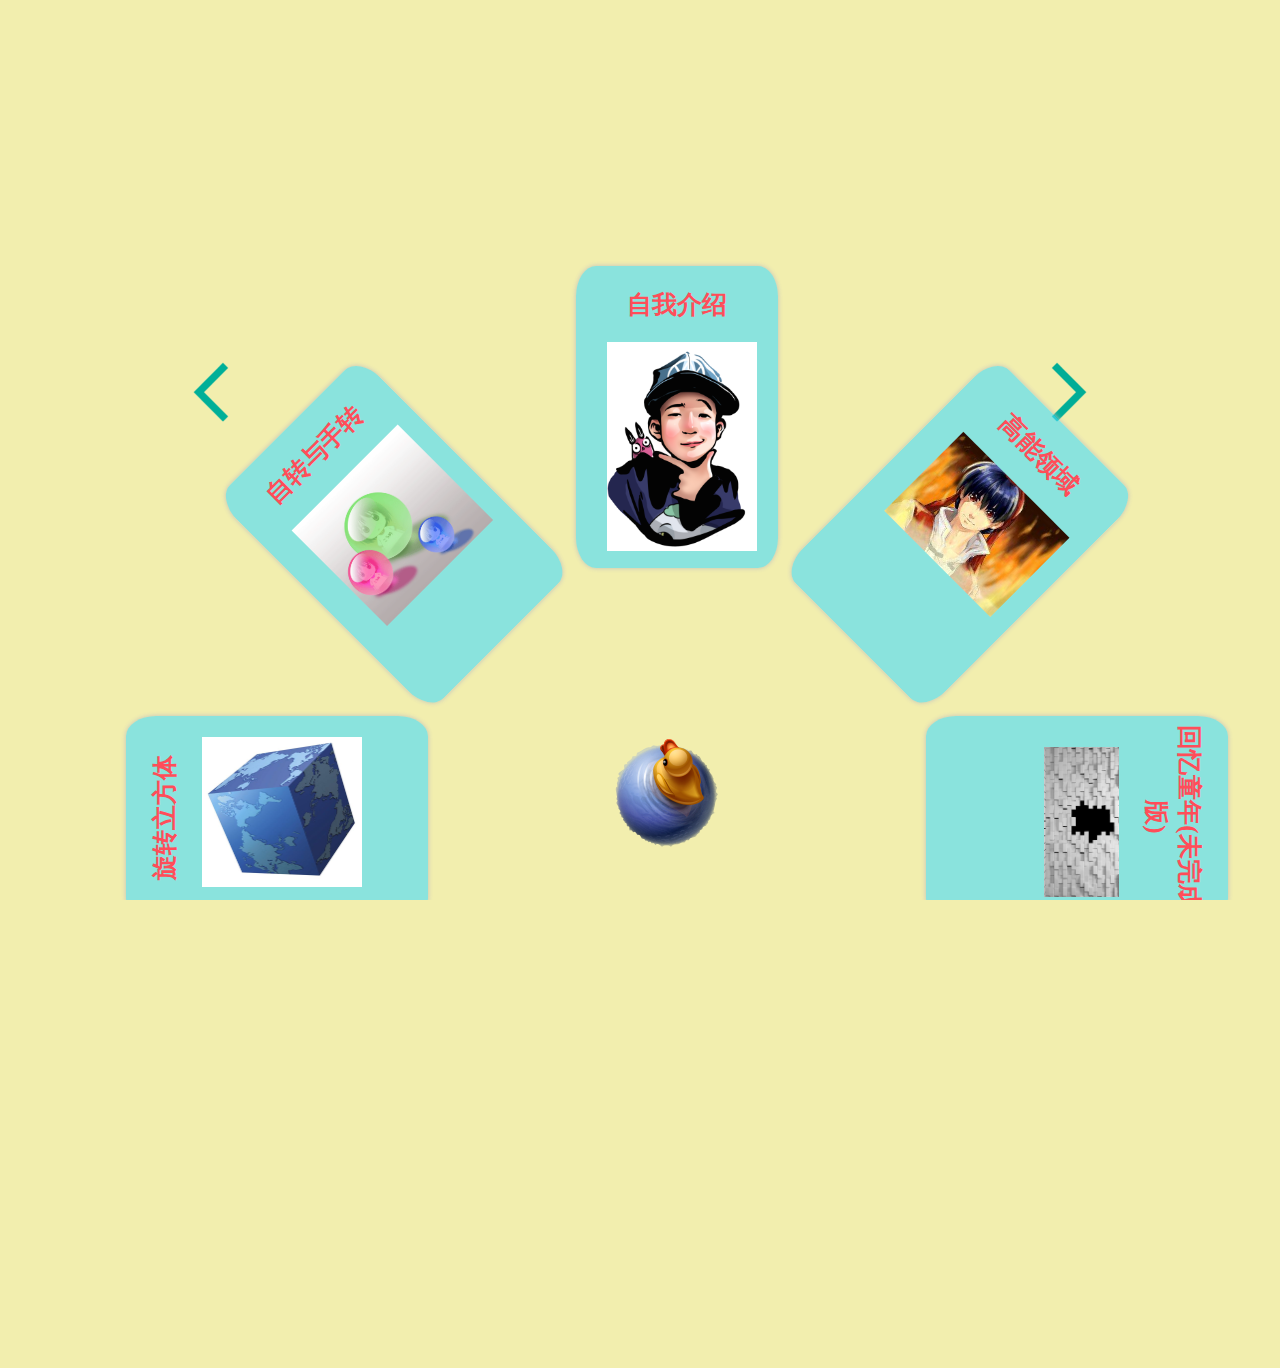
<file: index.html>
<!DOCTYPE html>
<html>

	<head>
		<meta charset="utf-8" />
		<link rel="stylesheet" href="css/nomal.css">
		<link rel="stylesheet" href="css/1.css" />
		<title></title>
	</head>

	<body>
	

		<div class="container">

			<img id="Arrow_left" src="img/3.png">
			<img id="Arrow_right" src="img/4.png">

			<img class="p1" src="img/15.png">

			<div class="qDiv">
				<h2>自我介绍</h2>
				<a href="pages/self-introduction.html"><img  src="img/7.png"></a>
			</div>
			<div class="qDiv">
				<h2>高能领域</h2>
				<a href="pages/waterfall.html"><img  src="img/13.jpg"></a>
				</div>
			<div class="qDiv">
				<h2>回忆童年(未完成版)</h2>
				<a href="pages/brick.html"><img  src="img/11.jpg"></a>
			</div>
			<div class="qDiv">
				<h2>待续....</h2>
			</div>
			<div class="qDiv">
				<h2>待续....</h2>
			</div>
			<div class="qDiv">
				<h2>待续....</h2>
			</div>
			<div class="qDiv">
				<h2>旋转立方体</h2>
				<a href="pages/cube.html"><img  src="img/14.jpg"></a>
			</div>
			<div class="qDiv">
				<h2>自转与手转</h2>
				<a href="pages/ball.html"><img  src="img/8.gif"></a>
			</div>
		
		</div>


		<script type="text/javascript" src="js/jquery.js" ></script>
		<script type="text/javascript" src="js/1.js" ></script>

	</body>

</html>
</file>
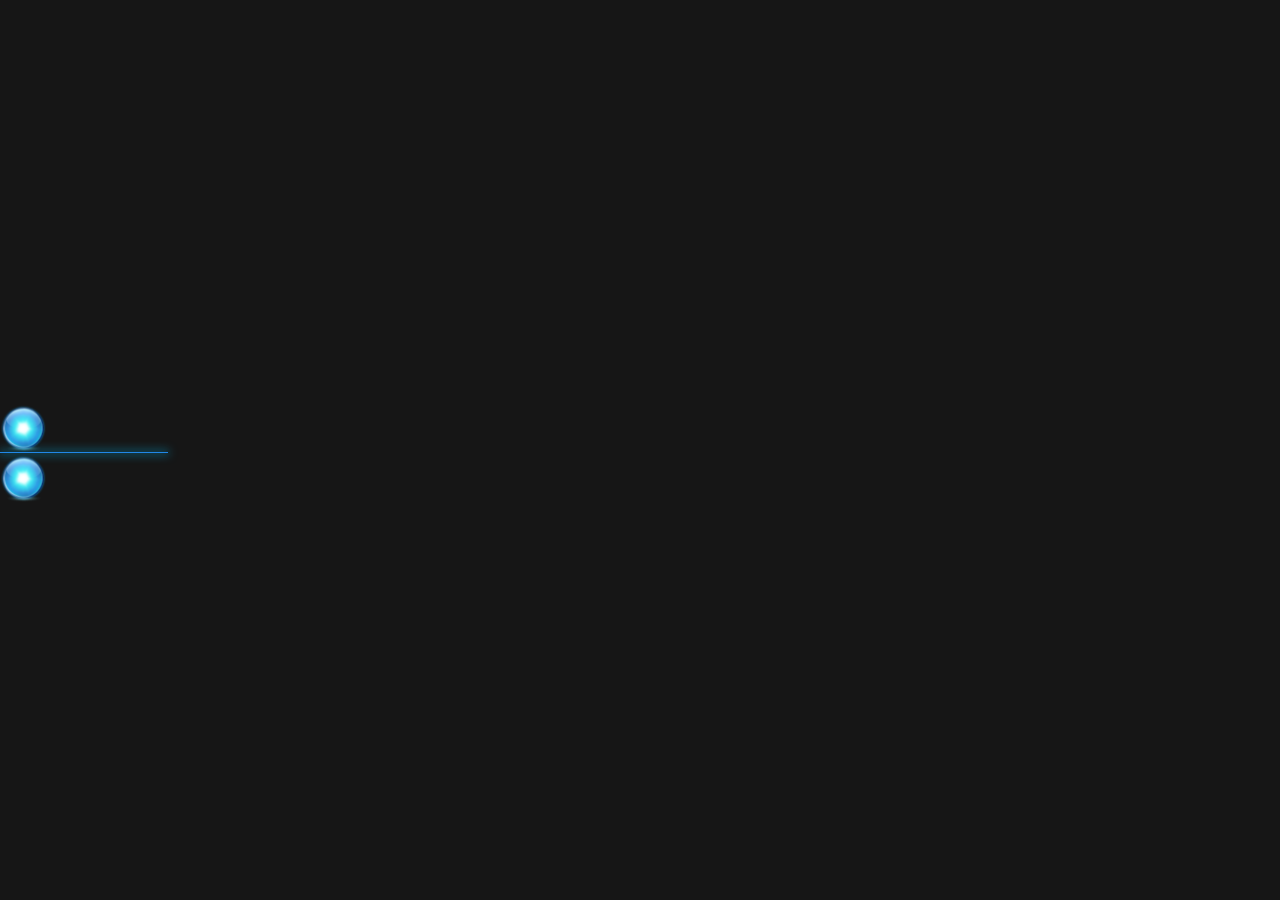
<file: pages/ball.html>
<!DOCTYPE html>
<html>
	<head>
		<meta charset="UTF-8">
		<title></title>
		<link rel="stylesheet" href="../css/ball.css">
		<link rel="stylesheet" href="../css/nomal.css">
		
	</head>

	<body>
		<div class="loading">
		<img class="loading_ball_1" src="../img/5.png">
		<img class="loading_ball_2" src="../img/5.png">
		<span class="expand"></span>
		</div>
		
		
		
		
		<div class="ball_content">	
			<a href="../index.html"><img class="r1" src="../img/10.png"></a>
			<div class="ball">
				<div class="ball_box">
					<div class="x1"></div>
					<div class="x2"></div>
					<div class="x3"></div>
					<div class="x4"></div>
					<div class="x5"></div>
					<div class="x6"></div>
					<div class="x7"></div>
					<div class="x8"></div>
					<div class="x9"></div>
					
					<div class="y1"></div>
					<div class="y2"></div>
					<div class="y3"></div>
					<div class="y4"></div>
					<div class="y5"></div>
					<div class="y6"></div>
					<div class="y7"></div>
					<div class="y8"></div>
					<div class="y9"></div>
				</div>
			</div>
			<h1 class="z1">自旋转</h1>
			
			
			<div class="ball1">
				<div class="ball_box1">
					<div class="x11"></div>
					<div class="x21"></div>
					<div class="x31"></div>
					<div class="x41"></div>
					<div class="x51"></div>
					<div class="x61"></div>
					<div class="x71"></div>
					<div class="x81"></div>
					<div class="x91"></div>
					
					<div class="y11"></div>
					<div class="y21"></div>
					<div class="y31"></div>
					<div class="y41"></div>
					<div class="y51"></div>
					<div class="y61"></div>
					<div class="y71"></div>
					<div class="y81"></div>
					<div class="y91"></div>
				</div>
			</div>
		<h1 class="z2">拖拽 </h1>
		</div>
		<script type="text/javascript" src="../js/jquery.js" ></script>
		<script type="text/javascript" src="../js/ball.js" ></script>
	</body>

</html>
</file>
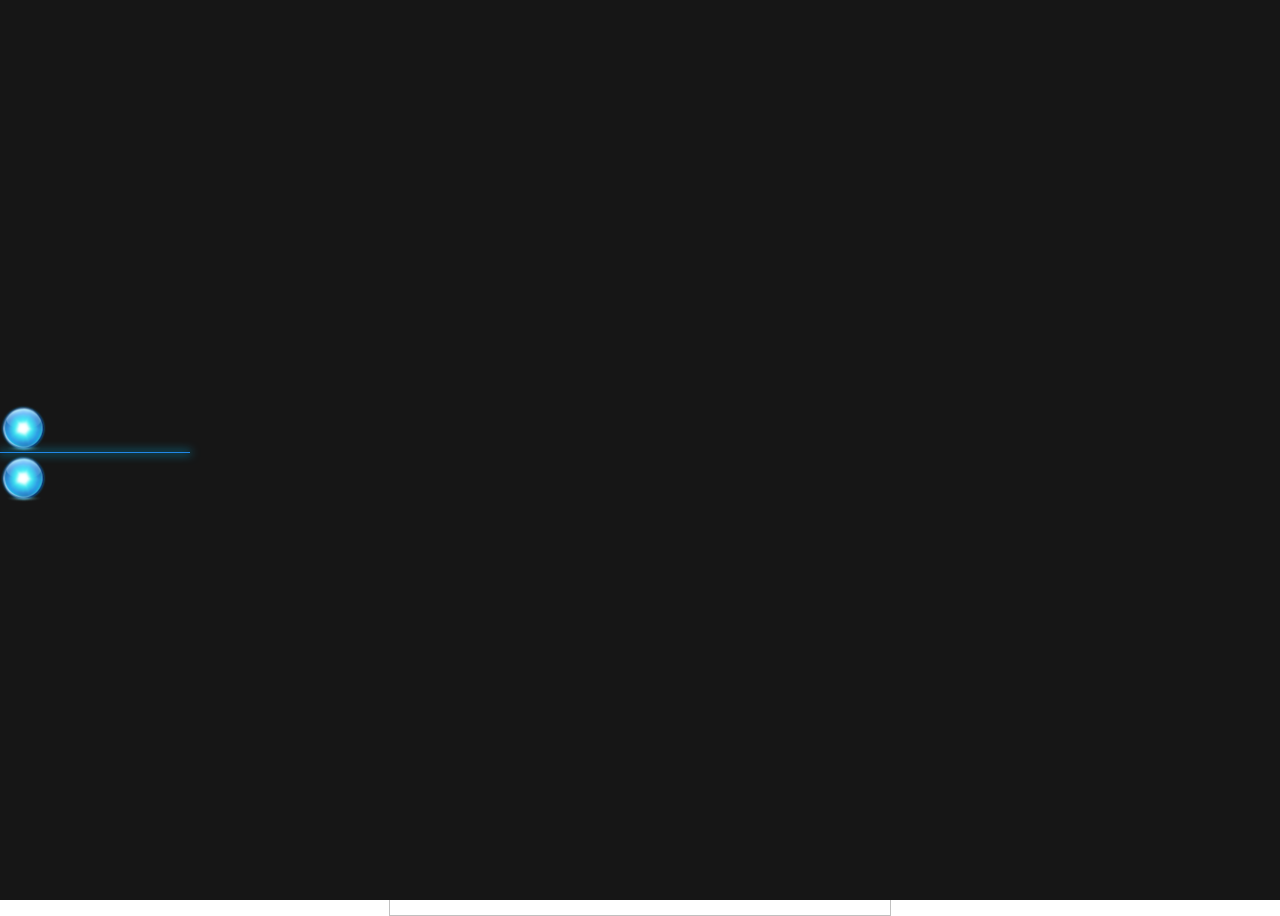
<file: pages/brick.html>
<!DOCTYPE html>
<html>
	<head>
		<meta charset="UTF-8">
		<title></title>
		<link rel="stylesheet" href="../css/nomal.css">
		
	</head>
	<body>
	
		<div class="loading">
			<img class="loading_ball_1" src="../img/5.png">
			<img class="loading_ball_2" src="../img/5.png">
			<span class="expand"></span>
		</div>
		
		<div class="content">
		<a href="../index.html"><img class="r1" src="../img/10.png"> </a>
		<canvas id="canvas" style="border: 1px solid silver; display:block;margin: 0 auto;">
		</div>
		</canvas>
		
		<script type="text/javascript" src="../js/jquery.js" ></script>
		<script type="text/javascript"  src="../js/brick.js" ></script>
	</body>
</html>
</file>
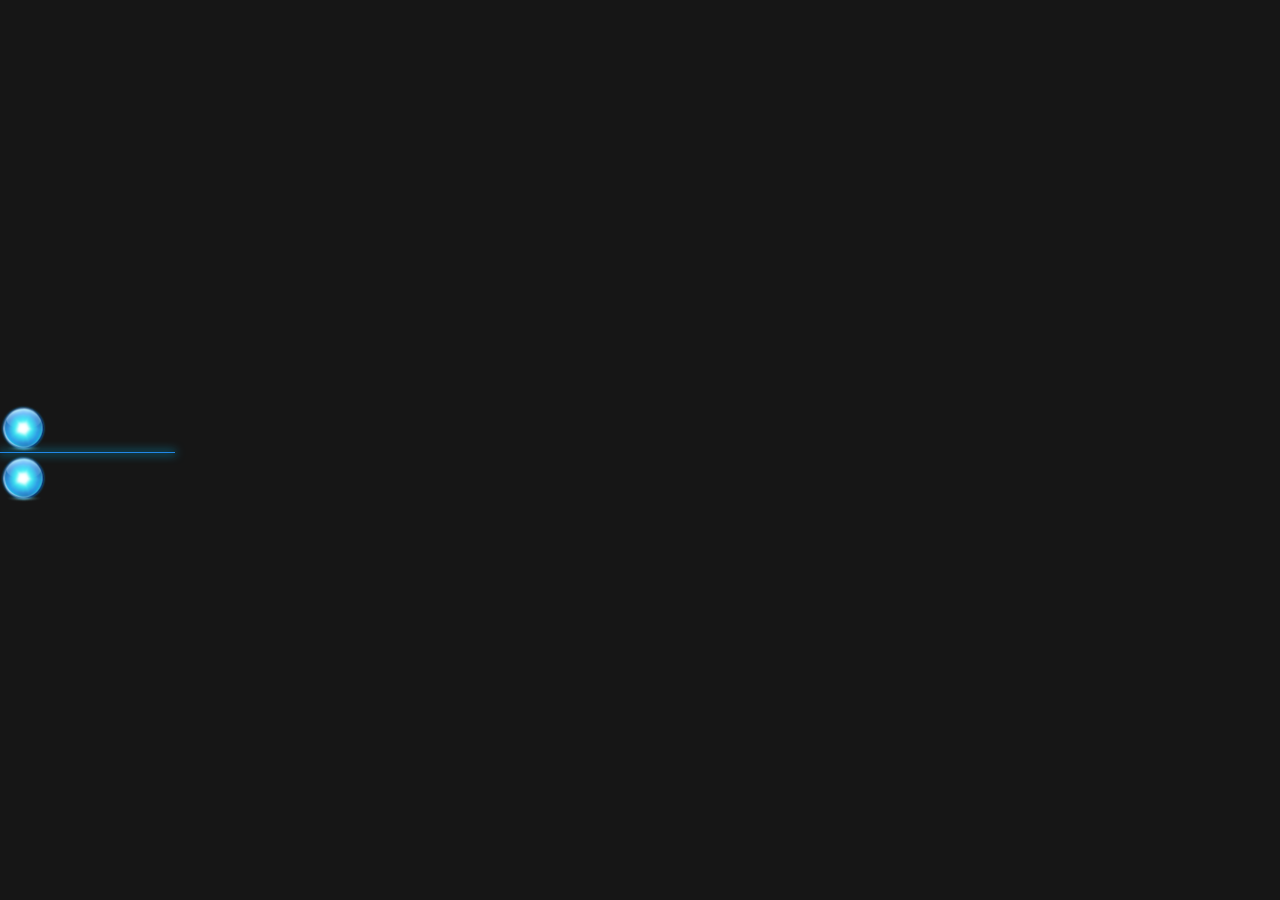
<file: pages/cube.html>
<!DOCTYPE html>
<html>
	<head>
		<meta charset="UTF-8">
		<link rel="stylesheet" href="../css/nomal.css">
		<link rel="stylesheet" href="../css/cube.css" />
		
		<title></title>
	</head>
	<body>
			<div class="loading">
			<img class="loading_ball_1" src="../img/5.png">
			<img class="loading_ball_2" src="../img/5.png">
			<span class="expand"></span>
		</div>
		
		
		
		<div class="container">
			<a href="../index.html"><img class="r1" src="../img/10.png"> </a>
			<img id="Arrow_left" src="../img/3.png">
			<img id="Arrow_right" src="../img/4.png">
			<img id="Arrow_up" src="../img/1.png">
			<img id="Arrow_down" src="../img/2.png">->
						
						
				<div class="Cube">
				<div id="C1" class="Cube_content">
					<div class="front Cube_side">
						
					</div>

					<div class="back Cube_side">
	
						
					</div>
						
					<div class="left Cube_side">
				
						
					</div>

					<div class="right Cube_side">
						
					</div>

					<div class="top Cube_side">
						
					</div>

					<div class="bottom Cube_side">
						
					</div>
				</div>
			</div>
		
			</div>
		<script type="text/javascript" src="../js/jquery.js" ></script>
		<script type="text/javascript" src="../js/cube.js" ></script>
	</body>
</html>
</file>
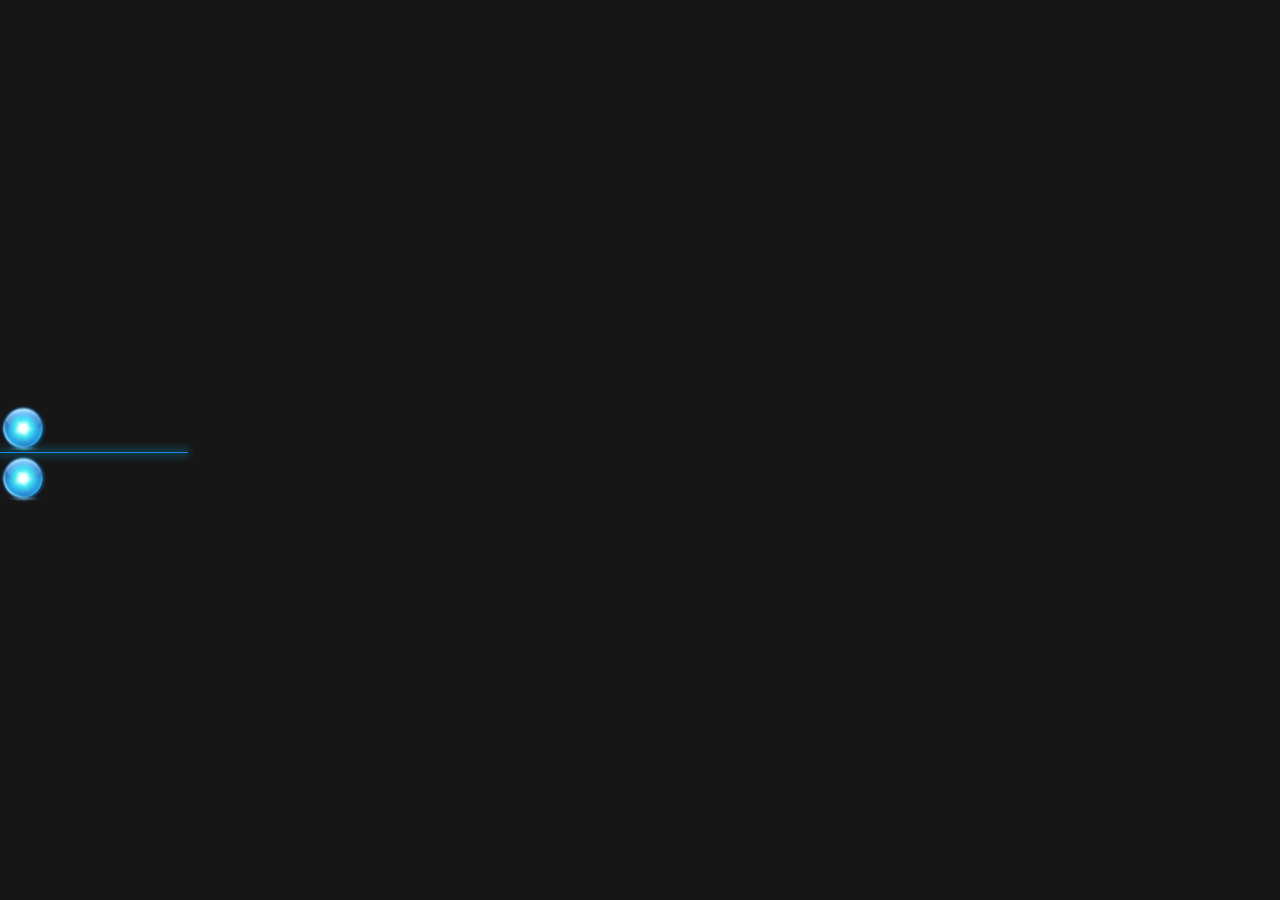
<file: pages/self-introduction.html>
<!DOCTYPE html>
<html>

	<head>
		<meta charset="UTF-8">
		<link rel="stylesheet" href="../css/nomal.css">
		<link rel="stylesheet" href="../css/self-introduction.css" />
		
		<title></title>
	</head>

	<body>
		
		<div class="loading">
		<img class="loading_ball_1" src="../img/5.png">
		<img class="loading_ball_2" src="../img/5.png">
		<span class="expand"></span>
		</div>
		
		
		
		<div class="content">
			<a href="../index.html"><img class="r1" src="../img/10.png"> </a>
			<img class="a1" src="../img/3.png">
			<img class="a2" src="../img/4.png">
			<div class="box">
				<div class="box_content">

					<div class="s1">
						<div class="photo"></div>
						<div class="profile">
							<ul>
								<li>
									<h2>施阳</h2>
									<p>web前端开发</p>
								</li>
								<li>
									<p>喜欢前端工作，享受成功实现页面的成就感</p>
									<p style="font-size: 12px;">信息管理与信息系统 湘潭大学</p>
									<p style="font-size: 12px;">本科 长沙</p>
								</li>
							</ul>
						</div>
					</div>

					<div class="s2">
						<div class="self_introduction">
							<img src="../img/6.jpeg">
							<h1>自我描述</h1>
							<p>敲代码可以废寝忘食，遇到不懂的地方我可以花上很大的时间去弄懂，不怕遇见困难，热爱学习前端知识，觉得设计出一个美观炫酷的网页，是很让人开心的事情。和团队相处融洽，为人开朗，喜爱团队合作,喜欢动物。</p>
						</div>
					</div>

					<div class="s3">
						<div class="contacts">
							<h2>联系方式</h2>
							<ul>
								<li>
									<p>手机：15574358321</p>
								</li>
								<li>
									<p>邮箱：254530931@qq.com</p>
								</li>

								<li>
									<p>知乎：Ciel丶Samuel</p>
								</li>

								<li>
									<p>微博：Ciel丶Samuel</p>
								</li>
							</ul>
						</div>
					</div>

					<div class="s4">
						<div class="major_course">
							<h2>主修课程</h2>
							<ul>
								<h5>IT类:</h5>
								<li>
									<p>C语言、JAVA、数据库、WEB、数据结构、管理信息系统、计算机网络原理、操作系统等</p>
								</li>
								<h5>管理类：</h5>
								<li>
									<p>管理学原理，组织行为学、信息组织学等</p>
								</li>
								<h5>经济类：</h5>
								<li>
									<p>微观经济学、宏观经济学、市场营销学、电子商务、会计学、财务管理等</p>
								</li>
							</ul>
						</div>
					</div>

					<div class="s5">
						<div class="experiences">
							<h2>在校经历</h2>
							<ul>
								<h5>密讯实习培训    2017/06 -- 2017/07</h5>
								<li>
									<p>密讯信息技术（上海）公司与湘潭大学合作的一个实习培训，为期半个月，进行项目小组分配，制作类似校园帮的网站</p>
								</li>
								<h5>web课程项目小组   2016/11 -- 2016/12</h5>
								<li>
									<p>参与Web项目小组，共同完成了“核淘网”的项目（信息资讯网站）。主要负责三级页面布局，小功能按钮编写。</p>
								</li>
								<h5>校足球协会宣传部长   2015/09 -- 2016/06</h5>
								<li>
									<p>组织“红牛杯”足球赛、“方特”趣味足球比赛，“湘大杯”足球比赛，负责现场安排，线上宣传。负责协会QQ、微信公众号运维。</p>
								</li>
								<h5>校学生科学技术协会外联部干事   2014/10 -- 2015/06</h5>
								<li>
									<p>负责协会活动的赞助拉取，制作活动赞助方案；完成协会的工作任务，成功协助举办多次大型活动，如“创新论坛”、“百科知识竞赛”等，并荣获“科协之星”奖项。</p>
								</li>
								<h5>班长   2017/05 -- 未来</h5>
								<li>
									<p>负责班级事务，负责班级与学校的信息交流</p>
								</li>
							</ul>
						</div>
					</div>

					<div class="s6">
						<div class="skill">
							<h2>技能评价</h2>
							<ul>
								<h4>英语：</h4>
								<li>
									<progress value="45" max="100"></progress>
								</li>
								<h4>web前端</h4>
								<li>
									<progress value="60" max="100"></progress>
								</li>
								<h4>JavaScript</h4>
								<li>
									<progress value="40" max="100"></progress>
								</li>
								<h4>JQ、BootStrap</h4>
								<li>
									<progress value="30" max="100"></progress>
								</li>
								<h4>Office：</h4>
								<li>
									<progress value="45" max="100"></progress>
								</li>
							</ul>
						</div>
					</div>
				</div>
			</div>
			
		<script type="text/javascript" src="../js/jquery.js" ></script>
		<script type="text/javascript" src="../js/self-introduction.js" ></script>
	</body>

</html>
</file>
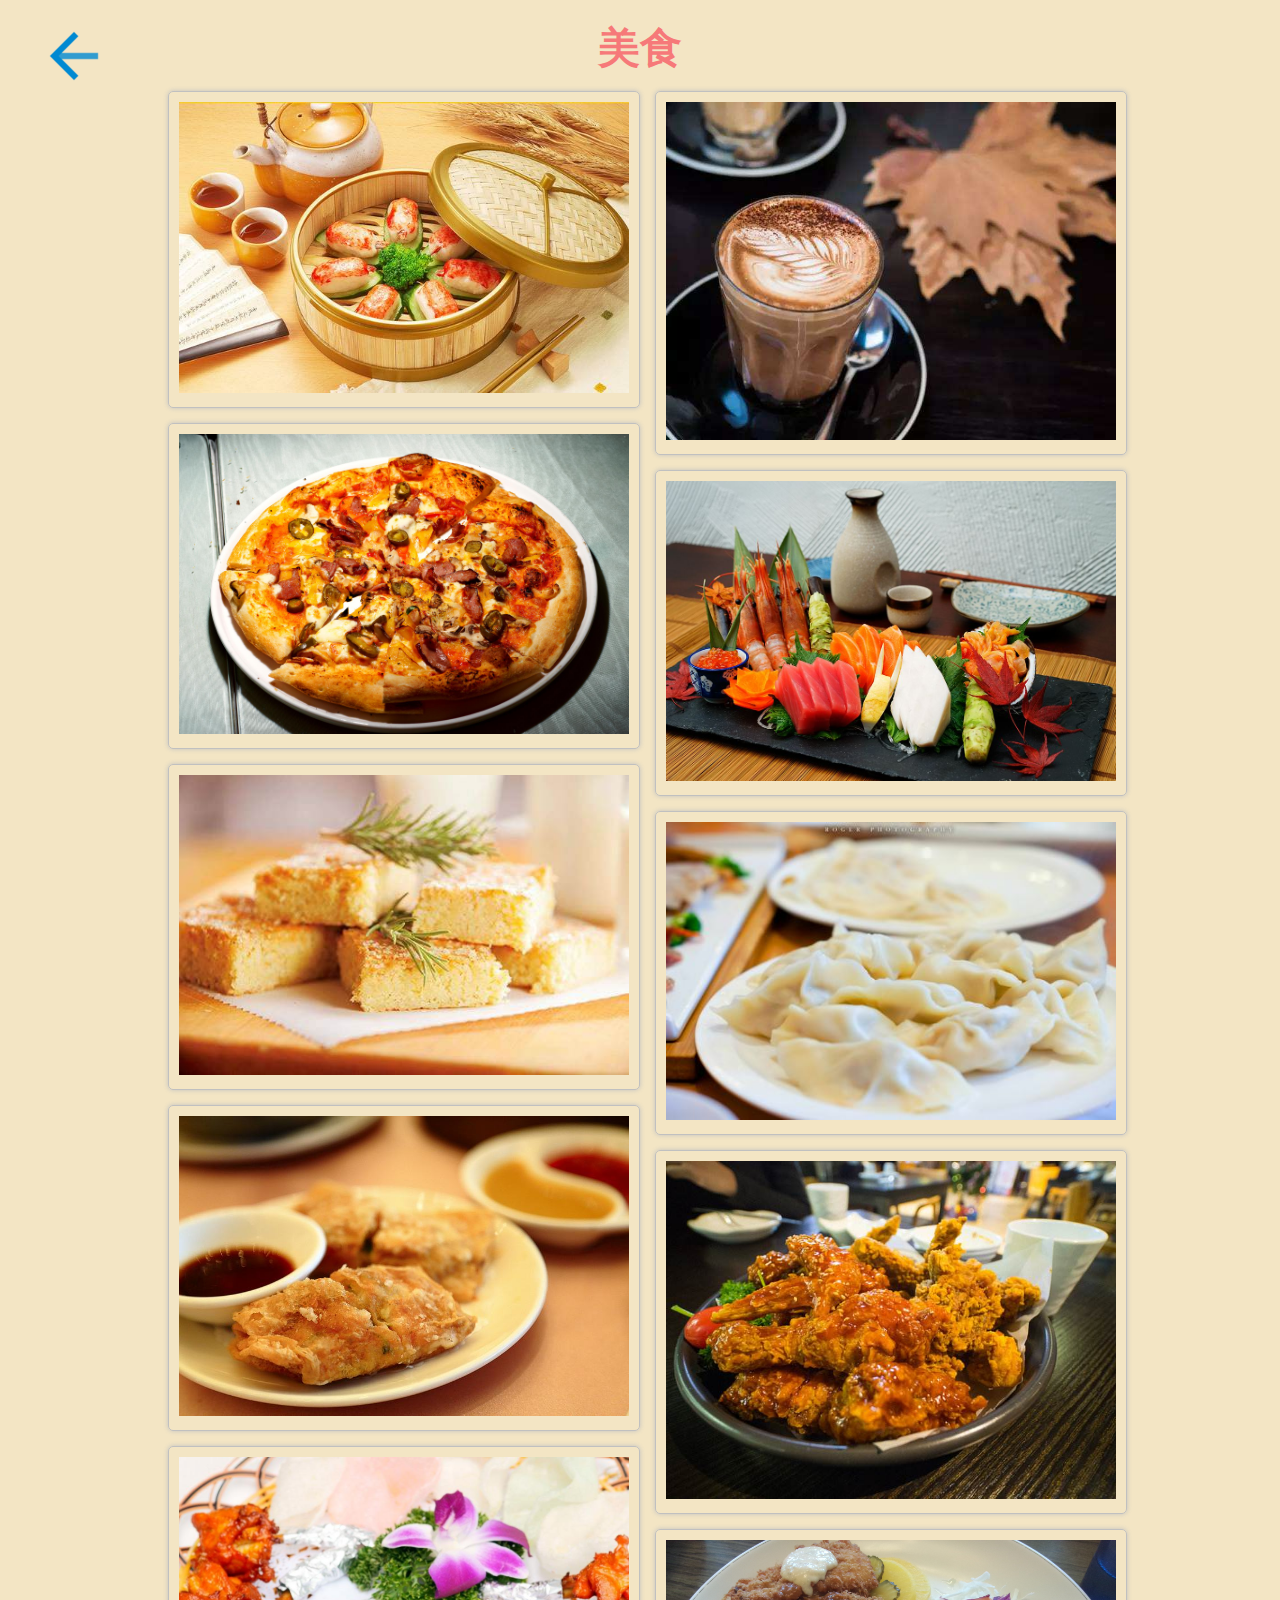
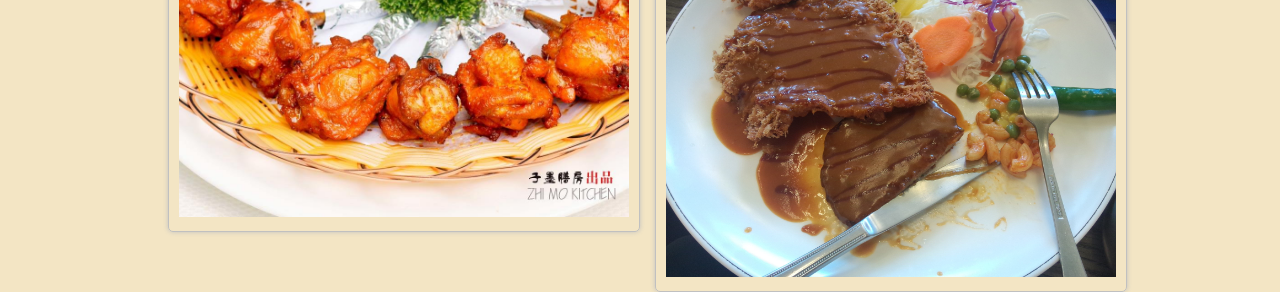
<file: pages/waterfall.html>
<!DOCTYPE html>
<html>
	<head>
		<meta charset="UTF-8">
		<link rel="stylesheet" href="../css/waterfall.css" />
		<title></title>
	</head>
	<body>
	<header>
		<h1>美食</h1>
		<a href="../index.html"><img class="r1" src="../img/10.png"></a>
	</header>
	
	<div class="bigPic">
		<img class="r2" src="../img/10.png">
		<img class="picView">
	</div>

	<div id="content">
		<div class="box">
			<div class="pic">
				<img src="../img/waterfall/1.jpg">
			</div>
		</div>
		
		<div class="box">
			<div class="pic">
				<img src="../img/waterfall/2.jpg">
			</div>
		</div>
		
		<div class="box">
			<div class="pic">
				<img src="../img/waterfall/3.jpg">
			</div>
		</div>
		
		<div class="box">
			<div class="pic">
				<img src="../img/waterfall/4.jpg">
			</div>
		</div>
		
		<div class="box">
			<div class="pic">
				<img src="../img/waterfall/5.jpg">
			</div>
		</div>
		
		<div class="box">
			<div class="pic">
				<img src="../img/waterfall/6.jpg">
			</div>
		</div>
		
		<div class="box">
			<div class="pic">
				<img src="../img/waterfall/7.jpg">
			</div>
		</div>
		<div class="box">
			<div class="pic">
				<img src="../img/waterfall/8.jpg">
			</div>
		</div>
		
		<div class="box">
			<div class="pic">
				<img src="../img/waterfall/9.jpg">
			</div>
		</div>
		
		<div class="box">
			<div class="pic">
				<img src="../img/waterfall/10.jpg">
			</div>
		</div>
	</div>
		
		<script type="text/javascript" src="../js/jquery.js"></script>
		<script type="text/javascript" src="../js/waterfall.js"></script>

	</body>
</html>
</file>
<file: css/nomal.css>
html,body{
	margin: 0;
	padding: 0;
	height: 100%;
	width:100%;
	font-family: "STFangsong";
    -webkit-font-smoothing: auto;
}


.loading{
	position: absolute;
	background: #161616;
	width: 100%;
	height: 100%;
	z-index: 1;
}

.loading_ball_1{
	position: absolute;
	float: left;
	margin: 0;
	top: 45%;
	-moz-animation: ball-jump_1 3s infinite ease-in-out alternate;
	-webkit-animation: ball-jump_1 3s infinite ease-in-out alternate;
}

@-moz-keyframes ball-jump_1{
	0%{top:45%;left: 0%;}
	25%{top:25%;left:25%}
	50%{top:45%;left:50%;}
	75%{top:65%;left:75%;}
	100%{top:50%;left:97.2%;}
}

@-webkit-keyframes ball-jump_1{
	0%{top:45%;left: 0%;}
	25%{top:25%;left:25%}
	50%{top:45%;left:50%;}
	75%{top:65%;left:75%;}
	100%{top:50%;left:97.2%;}
}

.loading_ball_2{
	position: absolute;
	float: left;
	margin: 0;
	top: 50.5%;
	-moz-animation: ball-jump_2 3s infinite ease-in-out alternate;
	-webkit-animation: ball-jump_2 3s infinite ease-in-out alternate;
}

@-moz-keyframes ball-jump_2{
	0%{top:50.5%;left: 0%;}
	25%{top:65%;left:25%}
	50%{top:50.5%;left:50%;}
	75%{top:25%;left:75%;}
	100%{top:45%;left:97.2%;}
}

@-webkit-keyframes ball-jump_2{
	0%{top:50.5%;left: 0%;}
	25%{top:65%;left:25%}
	50%{top:50.5%;left:50%;}
	75%{top:25%;left:75%;}
	100%{top:45%;left:97.2%;}
}

.expand{ 
	width:0%; 
	height:1px; 
	margin:2px 0; 
	background:#2187e7; 
	position:absolute;
	top:50%;
	left:0%;
	box-shadow:0px 0px 10px 1px rgba(0,198,255,0.7);
}

.r1{
	cursor: pointer;
	margin-left: 3%;
	margin-top: 3%;
	border-radius:100%;
	-moz-animation: cc 4s linear infinite;
	-webkit-animation: cc 4s linear infinite;
	}
	
@-moz-keyframes cc{
	0%{box-shadow: white 0 0 15px;}
	50%{box-shadow: red 0 0 35px;}
	100%{box-shadow: white 0 0 15px;}
}

@-webkit-keyframes cc{
	0%{box-shadow: white 0 0 15px;}
	50%{box-shadow: red 0 0 35px;}
	100%{box-shadow: white 0 0 15px;}
}

.content{
	width:100%;
	height: 100%;
}
</file>
<file: css/1.css>
html,body {
	margin: 0;
	padding: 0;
	height: 100%;
	width: 100%;
	font-family: "STXingkai";
	overflow: hidden;
	background-color:#f2eeae;
}



.container {
	height: 100%;
	width: 100%;
	margin: 0;
	padding: 0;
	position: relative;
}

.qDiv{
	width: 200px;
	height: 300px;
	background-color: rgba(69, 220, 252, 0.6);
	position: absolute;
	left: 45%;
	top: 74%;
	border: 1px solid #98989800;
	border-radius: 10%;
	box-shadow: 0px 0px 5px silver;
	
}

.qDiv h2{
	text-align: center;
	color: #ff4d59;
	font-size: 25px;
}


.qDiv img{
	max-width: 150px;
	margin-left: 15%;
}

.p1{
	position: absolute;	
	left: 47%;
	bottom: 5%;
	-moz-animation: p-rotate 2s infinite;
	-webkit-animation: p-rotate 2s infinite;
}

@-moz-keyframes p-rotate{
	0%{transform: rotateZ(0);}
	100%{transform: rotateZ(360deg);}
}

@-webkit-keyframes p-rotate{
	0%{transform: rotateZ(0);}
	100%{transform: rotateZ(360deg);}
}

#Arrow_left {
	position: absolute;
	margin: 0;
	top: 40%;
	left: 15%;
	cursor: pointer;
	-moz-animation: a-left 1s infinite;
	-webkit-animation: a-left 1s infinite;
}

@-moz-keyframes a-left{
	0%{padding-left: 0;}
	50%{padding-left:10px ;}
	100%{padding-left:0px ;}
}

@-webkit-keyframes a-left{
	0%{padding-left: 0;}
	50%{padding-left:10px ;}
	100%{padding-left:0px ;}
}

#Arrow_right {
	position: absolute;
	margin: 0;
	top: 40%;
	right: 15%;
	cursor: pointer;
	-moz-animation: a-right 1s infinite;
	-webkit-animation: a-right 1s infinite;
}

@-moz-keyframes a-right{
	0%{padding-right: 0;}
	50%{padding-right:10px ;}
	100%{padding-right:0px ;}
}

@-webkit-keyframes a-right{
	0%{padding-right: 0;}
	50%{padding-right:10px ;}
	100%{padding-right:0px ;}
}
</file>
<file: css/ball.css>
html,body{
	margin: 0;
	padding: 0;
	width: 100%;
	height: 100%;
	background-color: #161616;
	overflow: auto;
	background: url(../img/9.jpg);
}

h1{
	color:skyblue;
	margin: 0;
	padding: 0;
	display: inline;
}


.z1{
	position: absolute;
	left: 23%;
	top: 10%;
}

.z2{
	position: absolute;
	left: 65%;
	top: 10%;
}




.ball_content{
	width: 100%;
	height: 100%;
	position: absolute;
}

.ball{
	width: 500px;
	height: 500px;
	margin: 0;
	position: absolute;
	top: 20%;
	left:12%;
	border-radius: 100%;
	display: inline-block;
}

.ball_box{
	width: 100%;
	height: 100%;
	-moz-animation:rotateBall 20s infinite linear;
	-webkit-animation:rotateBall 20s infinite linear;
	border: none;
	transform-style: preserve-3d;
}

.ball_box:hover{
	-webkit-animation-play-state:paused;
	-moz-animation-play-state:paused; ;
}

@-moz-keyframes rotateBall {
	0% {transform:rotate(20deg) rotateX(-20deg) rotateY(0)}
	100% {transform:rotate(20deg) rotateX(-20deg) rotateY(360deg)}
}

@-webkit-keyframes rotateBall {
	0% {transform:rotate(20deg) rotateX(-20deg) rotateY(0)}
	100% {transform:rotate(20deg) rotateX(-20deg) rotateY(360deg)}
}


.ball_box div{
	width: 100%;
	height: 100%;
	border:solid 2px #0175d7;
	border-radius:100%;
	position: absolute;
}

.x1{
	transform: rotateY(0deg);
}
.x2{
	transform: rotateY(20deg);
}
.x3{
	transform: rotateY(40deg);
}
.x4{
	transform: rotateY(60deg);
}
.x5{
	transform: rotateY(80deg);
}
.x6{
	transform: rotateY(100deg);
}
.x7{
	transform: rotateY(120deg);
}
.x8{
	transform: rotateY(140deg);
}
.x9{
	transform: rotateY(160deg);
}

.y1{
	transform: rotateX(90deg) translateZ(200px) scale(0.60);
}
.y2{
	transform: rotateX(90deg) translateZ(150px) scale(0.80);
}
.y3{
	transform: rotateX(90deg) translateZ(100px) scale(0.92);
}
.y4{
	transform: rotateX(90deg) translateZ(50px) scale(0.98);
}
.y5{
	transform: rotateX(90deg) translateZ(0px);
}
.y6{
	transform: rotateX(90deg) translateZ(-50px) scale(0.98);
}
.y7{
	transform: rotateX(90deg) translateZ(-100px) scale(0.92);
}
.y8{
	transform: rotateX(90deg) translateZ(-150px) scale(0.80);
}
.y9{
	transform: rotateX(90deg) translateZ(-200px) scale(0.60);
}

.ball1{
	width: 500px;
	height: 500px;
	position: absolute;
	top:20%;
	left: 55%;
	border-radius: 100%;
	display: inline-block;
}

.ball_box1{
	width: 100%;
	height: 100%;
	border: none;
	transform-style: preserve-3d;
	transform: rotate(-20deg) rotateX(-20deg) rotateY(0);
}



.ball_box1 div{
	width: 100%;
	height: 100%;
	border:solid 2px #0175d7;
	border-radius:100%;
	position: absolute;
}

.x11{
	transform: rotateY(0deg);
}
.x21{
	transform: rotateY(20deg);
}
.x31{
	transform: rotateY(40deg);
}
.x41{
	transform: rotateY(60deg);
}
.x51{
	transform: rotateY(80deg);
}
.x61{
	transform: rotateY(100deg);
}
.x71{
	transform: rotateY(120deg);
}
.x81{
	transform: rotateY(140deg);
}
.x91{
	transform: rotateY(160deg);
}

.y11{
	transform: rotateX(90deg) translateZ(200px) scale(0.60);
}
.y21{
	transform: rotateX(90deg) translateZ(150px) scale(0.80);
}
.y31{
	transform: rotateX(90deg) translateZ(100px) scale(0.92);
}
.y41{
	transform: rotateX(90deg) translateZ(50px) scale(0.98);
}
.y51{
	transform: rotateX(90deg) translateZ(0px);
}
.y61{
	transform: rotateX(90deg) translateZ(-50px) scale(0.98);
}
.y71{
	transform: rotateX(90deg) translateZ(-100px) scale(0.92);
}
.y81{
	transform: rotateX(90deg) translateZ(-150px) scale(0.80);
}
.y91{
	transform: rotateX(90deg) translateZ(-200px) scale(0.60);
}
</file>
<file: css/cube.css>
html,body {
	margin: 0;
	padding: 0;
	height: 100%;
	width: 100%;
	font-family: "STXingkai";
	overflow:auto;
	background:url(../img/9.jpg);
}


.container {
	height: 100%;
	width: 100%;
	margin: 0;
	padding: 0;
	position: relative;
}

#Arrow_up {
	position: absolute;
	margin: 0;
	top: 0;
	left: 48%;
	cursor: pointer;
	-moz-animation: a-up 1s infinite;
	-webkit-animation: a-up 1s infinite;
}

@-moz-keyframes a-up{
	0%{padding-top: 0;}
	50%{padding-top:10px ;}
	100%{padding-top:0px ;}
}

@-webkit-keyframes a-up{
	0%{padding-top: 0;}
	50%{padding-top:10px ;}
	100%{padding-top:0px ;}
}

#Arrow_down {
	position: fixed;
	margin: 0;
	bottom: 0;
	left: 48%;
	cursor: pointer;
	-moz-animation: a-down 1s infinite;
	-webkit-animation: a-down 1s infinite;
}

@-moz-keyframes a-down{
	0%{padding-bottom: 0;}
	50%{padding-bottom:10px ;}
	100%{padding-bottom:0px ;}
}

@-webkit-keyframes a-down{
	0%{padding-bottom: 0;}
	50%{padding-bottom:10px ;}
	100%{padding-bottom:0px ;}
}


.Cube {
	position: absolute;
	width: 500px;
	height: 500px;
	top: 21%;
	left: 35%;
	perspective: 800px;
}

.Cube_content {
	width: 100%;
	height: 100%;
	transform-style: preserve-3d;
	transform-origin: center center;
	color: black;
}

.Cube_side {
	width: 100%;
	height: 100%;
	position: absolute;
	background-color: rgba(3, 112, 186, 0.24);
}

.front {

	transform: translateZ(250px);
}

.back {

	transform: rotateY(180deg)  translateZ(250px);
}

.left {
	left: -250px;
	transform: rotateY(-90deg);
}

.right {
	left: 250px;
	transform: rotateY(90deg);
}

.top {

	top: -250px;
	transform: rotateX(90deg);
}

.bottom {
	top: 249px;
	transform: rotateX(-90deg);
}



.right img{
	margin-left: 10%;
}

.left img{
	margin-top: 10%;
	max-width: 500px;
}
.back img{
	margin-left: 20%;
	margin-top: 10%;
}


#Arrow_left {
	position: absolute;
	margin: 0;
	top: 40%;
	left: 15%;
	cursor: pointer;
	-moz-animation: a-left 1s infinite;
	-webkit-animation: a-left 1s infinite;
}

@-moz-keyframes a-left{
	0%{padding-left: 0;}
	50%{padding-left:10px ;}
	100%{padding-left:0px ;}
}

@-webkit-keyframes a-left{
	0%{padding-left: 0;}
	50%{padding-left:10px ;}
	100%{padding-left:0px ;}
}

#Arrow_right {
	position: absolute;
	margin: 0;
	top: 40%;
	right: 15%;
	cursor: pointer;
	-moz-animation: a-right 1s infinite;
	-webkit-animation: a-right 1s infinite;
}

@-moz-keyframes a-right{
	0%{padding-right: 0;}
	50%{padding-right:10px ;}
	100%{padding-right:0px ;}
}

@-webkit-keyframes a-right{
	0%{padding-right: 0;}
	50%{padding-right:10px ;}
	100%{padding-right:0px ;}
}
</file>
<file: css/self-introduction.css>
html,body{
	margin: 0;
	padding: 0;
	height: 100%;
	width:100%;
	font-family: "STFangsong";
	background-color: #161616;
	overflow: hidden;
    -webkit-font-smoothing: auto;
    background: url(../img/9.jpg);
}

li{
	list-style-type: none;
	padding: 0;
}


.content{
	width:100%;
	height: 100%;
	color: #19b3fbb3;
}



.a1{
	position:absolute;
    left: 15%;
    top: 45%;
    cursor:pointer;
}

.a2{
	position:absolute;
	left: 85%;
	top: 45%;
	cursor:pointer;
}

.box{
	width: 150px;
	height: 150px;
	position: absolute;
	top: 13%;
	left: 35%;
	perspective: 800px;
    perspective-origin: 185%;
}

.box_content {
	transform-style: preserve-3d;
	transform-origin: 180% 50%;
}

.s1{
	width: 400px;
	height: 400px;
	background-color: rgba(40, 45, 53, 0.91);
	-webkit-transform: rotateY(0deg) translateZ(400px);
	-moz-transform: rotateY(0deg) translateZ(400px);
	position: absolute;
	left: 50%;
	border-radius:15px;
}

.s2{
	width: 400px;
	height: 400px;
	background-color: rgba(40, 45, 53, 0.91);
	-webkit-transform: rotateY(-60deg) translateZ(350px)  translateX(30px);
	-moz-transform: rotateY(-60deg) translateZ(350px)  translateX(30px);
	position: absolute;
    left: 20%;
    border-radius:15px;
}

.s3{
	width: 400px;
	height: 400px;
	background-color: rgba(40, 45, 53, 0.91);
	-webkit-transform: rotateY(-120deg) translateZ(350px) translateX(-30px) ;
	-moz-transform: rotateY(-120deg) translateZ(350px) translateX(-30px) ;
	position: absolute;
	left: 20%;
	border-radius:15px;
}

.s4{
	width: 400px;
	height: 400px;
	background-color:rgba(40, 45, 53, 0.91);
	-webkit-transform: rotateY(180deg) translateZ(400px);
	-moz-transform: rotateY(180deg) translateZ(400px);
	position: absolute;
	left:50%;
	border-radius:15px;
}

.s5{
	width: 400px;
	height: 400px;
	background-color: rgba(40, 45, 53, 0.91);
	-webkit-transform: rotateY(120deg) translateZ(350px)translateX(30px) ;
	-moz-transform: rotateY(120deg) translateZ(350px)translateX(30px) ;
	position: absolute;
	left: 80%;
	border-radius:15px;
}


.s6{
	width: 400px;
	height: 400px;
	background-color: rgba(40, 45, 53, 0.91);
	-webkit-transform: rotateY(60deg) translateZ(350px) translateX(-30px);
	-moz-transform: rotateY(60deg) translateZ(350px) translateX(-30px);
	position: absolute;
	left: 80%;
	border-radius:15px;
}


.photo {
	background-image: url(../img/sy.jpg);
	background-size: 100%;
	border: 1px solid silver;
	border-radius: 100%;
	position: relative;
	left: 26%;
	top: 5%;
	height: 200px;
	width: 200px;
}

.profile{
	margin: 10px 0 0 0;
	padding-right: 8%;
	text-align: center;
}

.profile h2{
	margin:30px auto 0;
}

.self_introduction{
	padding: 0;
}

.self_introduction h1{
	position: absolute;
	width: 10px;
	left: 11%;
}

.self_introduction img{
	position: absolute;
	top:3%;
	right: 5%;
	max-width: 250px;
	padding: 0;
	border: 0;
}

.self_introduction p{
	position: absolute;
	bottom: 10%;
	line-height: 35px;
	font-size: 16px;
	text-indent: 30px;
}

.contacts ul{
	margin-top: 20%;
	margin-left: 20%;
}

.contacts p{
	font-size: 20px;
}

.contacts h2{
 text-align: center;
   margin-top: 45px;
}

.skill h2{
	text-align: center;
	margin-top: 15px;
}

.skill h4{
	margin: 10px 0;
}

.skill progress{
	width: 70%;
	border-style: none;
	background-color:#DEECDF;
}

.skill progress::-moz-progress-bar { background: #25F9B6CC; }
.skill progress::-webkit-progress-bar { background: #DEECDF; }
.skill progress::-webkit-progress-value  { background: #25F9B6CC; }

.skill ul{
	margin-left: 15%;
}

.experiences{
	padding-right: 10px;
}


.experiences h2{
	text-align: center;
}

.experiences h5 {
	margin: 3px 0;
}

.experiences p{
	font-size: 11px;
	text-indent: 11px;
}

.major_course {
	height: 100%;
}

.major_course h2{
	position: absolute;
	left: 38%;
}

.major_course ul{
	position: absolute;
	top:15%;
	left: 5%;
}
</file>
<file: css/waterfall.css>
html,body{
	margin: 0;
	padding:0;
	height: 100%;
	width: 100%;
	background-color: #f3e5c4;
}

header{
	margin: 0 auto;
	padding-top: 20px;
	text-align: center;
	color: #f67979;
	font-size: 21px;
	position: relative;
}

h1{
	display: inline;
}

#content{
	position: relative;
	margin: 0 auto;
}

.box{
	float: left;
	padding: 15px 0 0 15px;
}

.pic{
	padding: 10px;
	border: 1px solid silver;
	border-radius: 5px;
	box-shadow: 0 0 5px silver;
}

.pic img{
	max-width: 450px;
}

.r1{
	cursor: pointer;
	position: absolute;
	left: 3%;
	border-radius:100%;
	-moz-animation: cc 4s linear infinite;
	-webkit-animation: cc 4s linear infinite;
	}
	
@-moz-keyframes cc{
	0%{box-shadow: white 0 0 15px;}
	50%{box-shadow: red 0 0 35px;}
	100%{box-shadow: white 0 0 15px;}
}

@-webkit-keyframes cc{
	0%{box-shadow: white 0 0 15px;}
	50%{box-shadow: red 0 0 35px;}
	100%{box-shadow: white 0 0 15px;}
}

.bigPic{
	position: fixed;
	top:0;
	width:100%;
	height: 100%;
	background: #161616e6;
	z-index: 10;
	display: none;
}

.r2{
	cursor: pointer;
	position: absolute;
	top: 3%;
	left: 3%;
}

.picView{
	display: block;
	position: relative;
	top:20%;
	margin: 0 auto;
	max-width: 600px;
}
</file>
